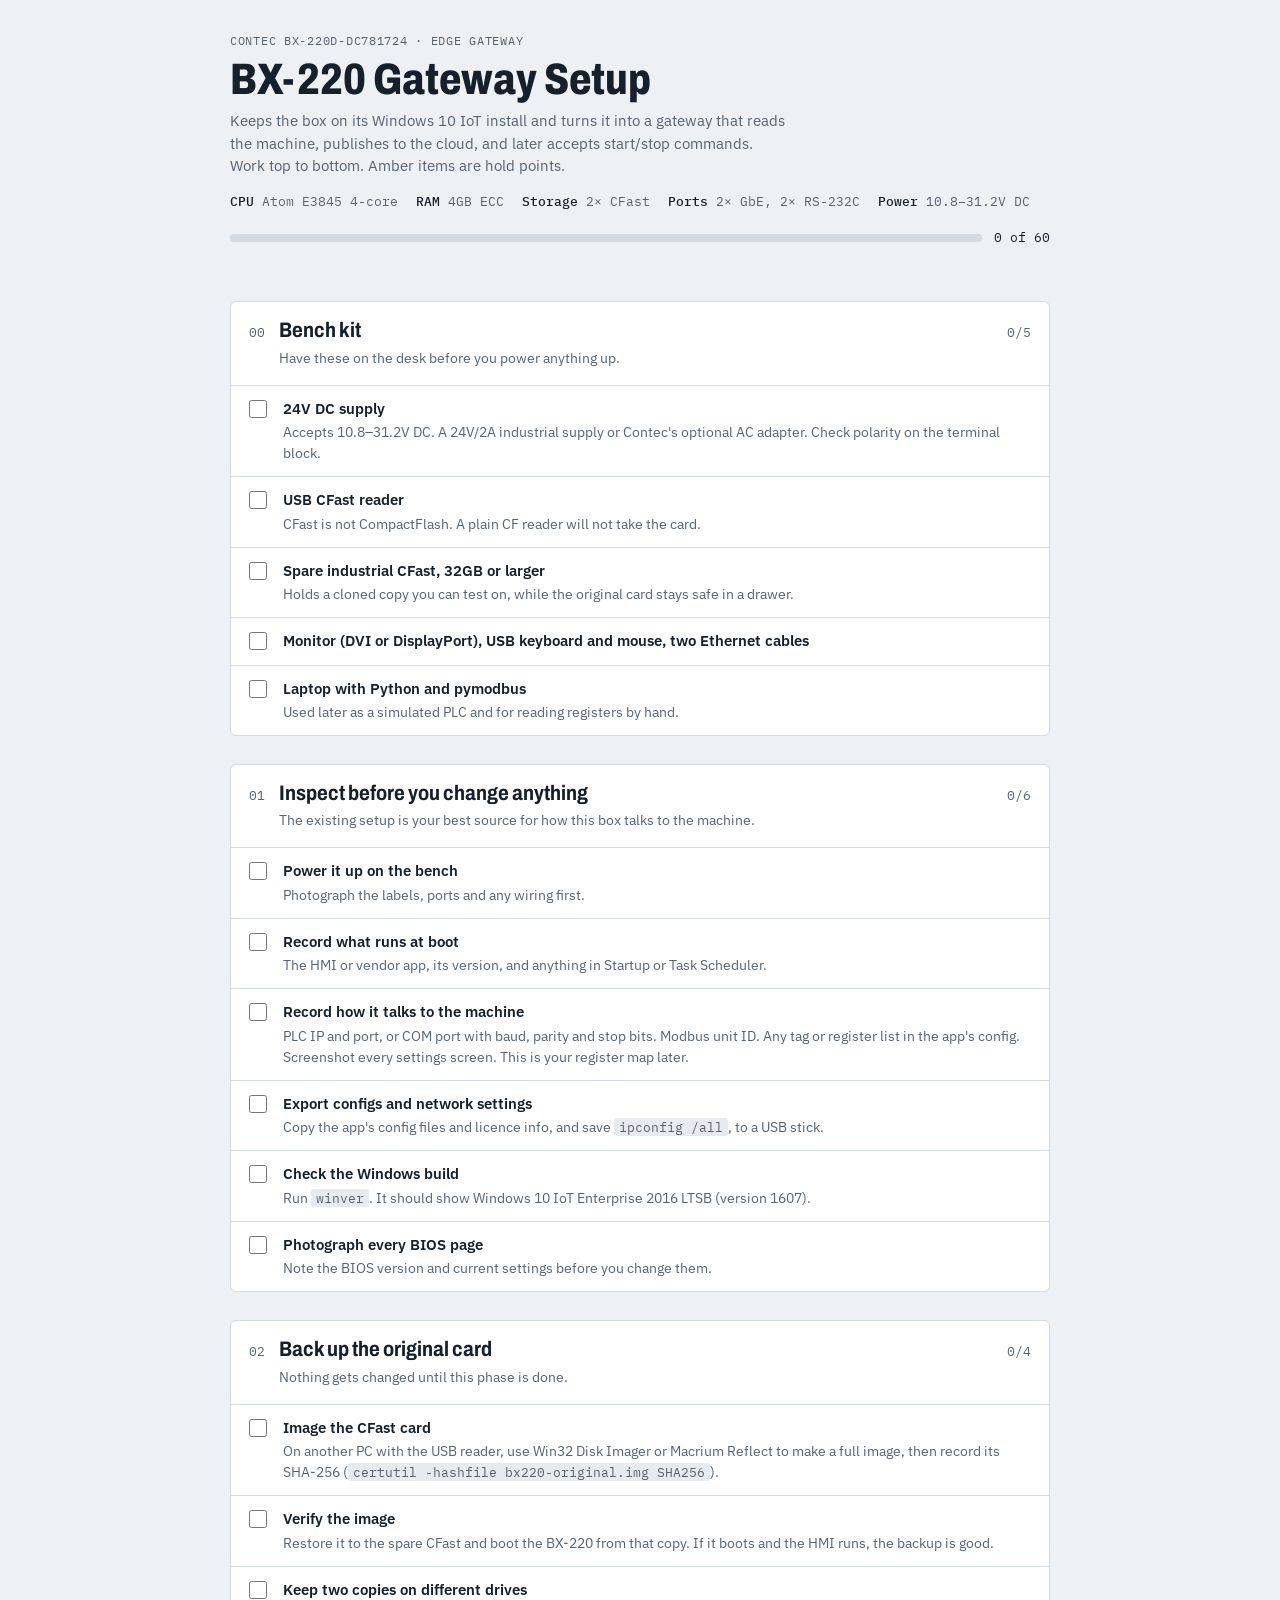
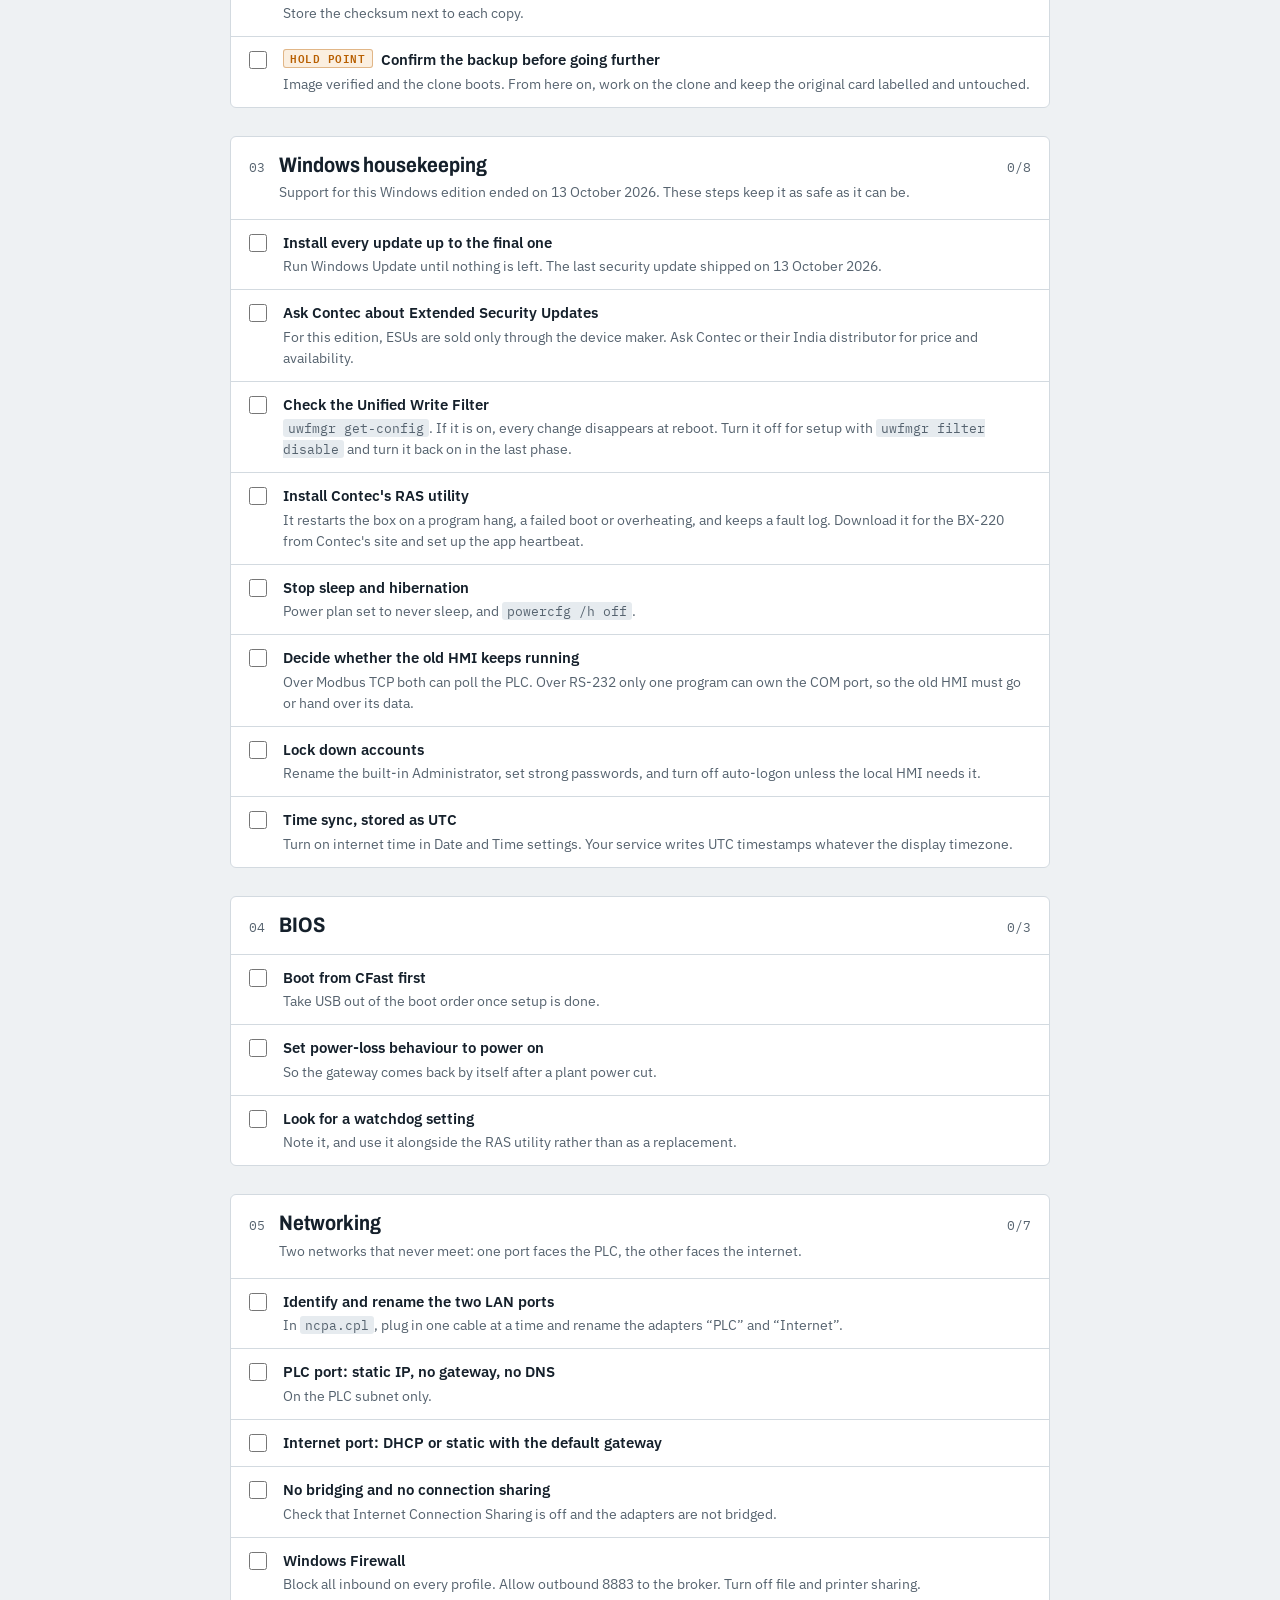
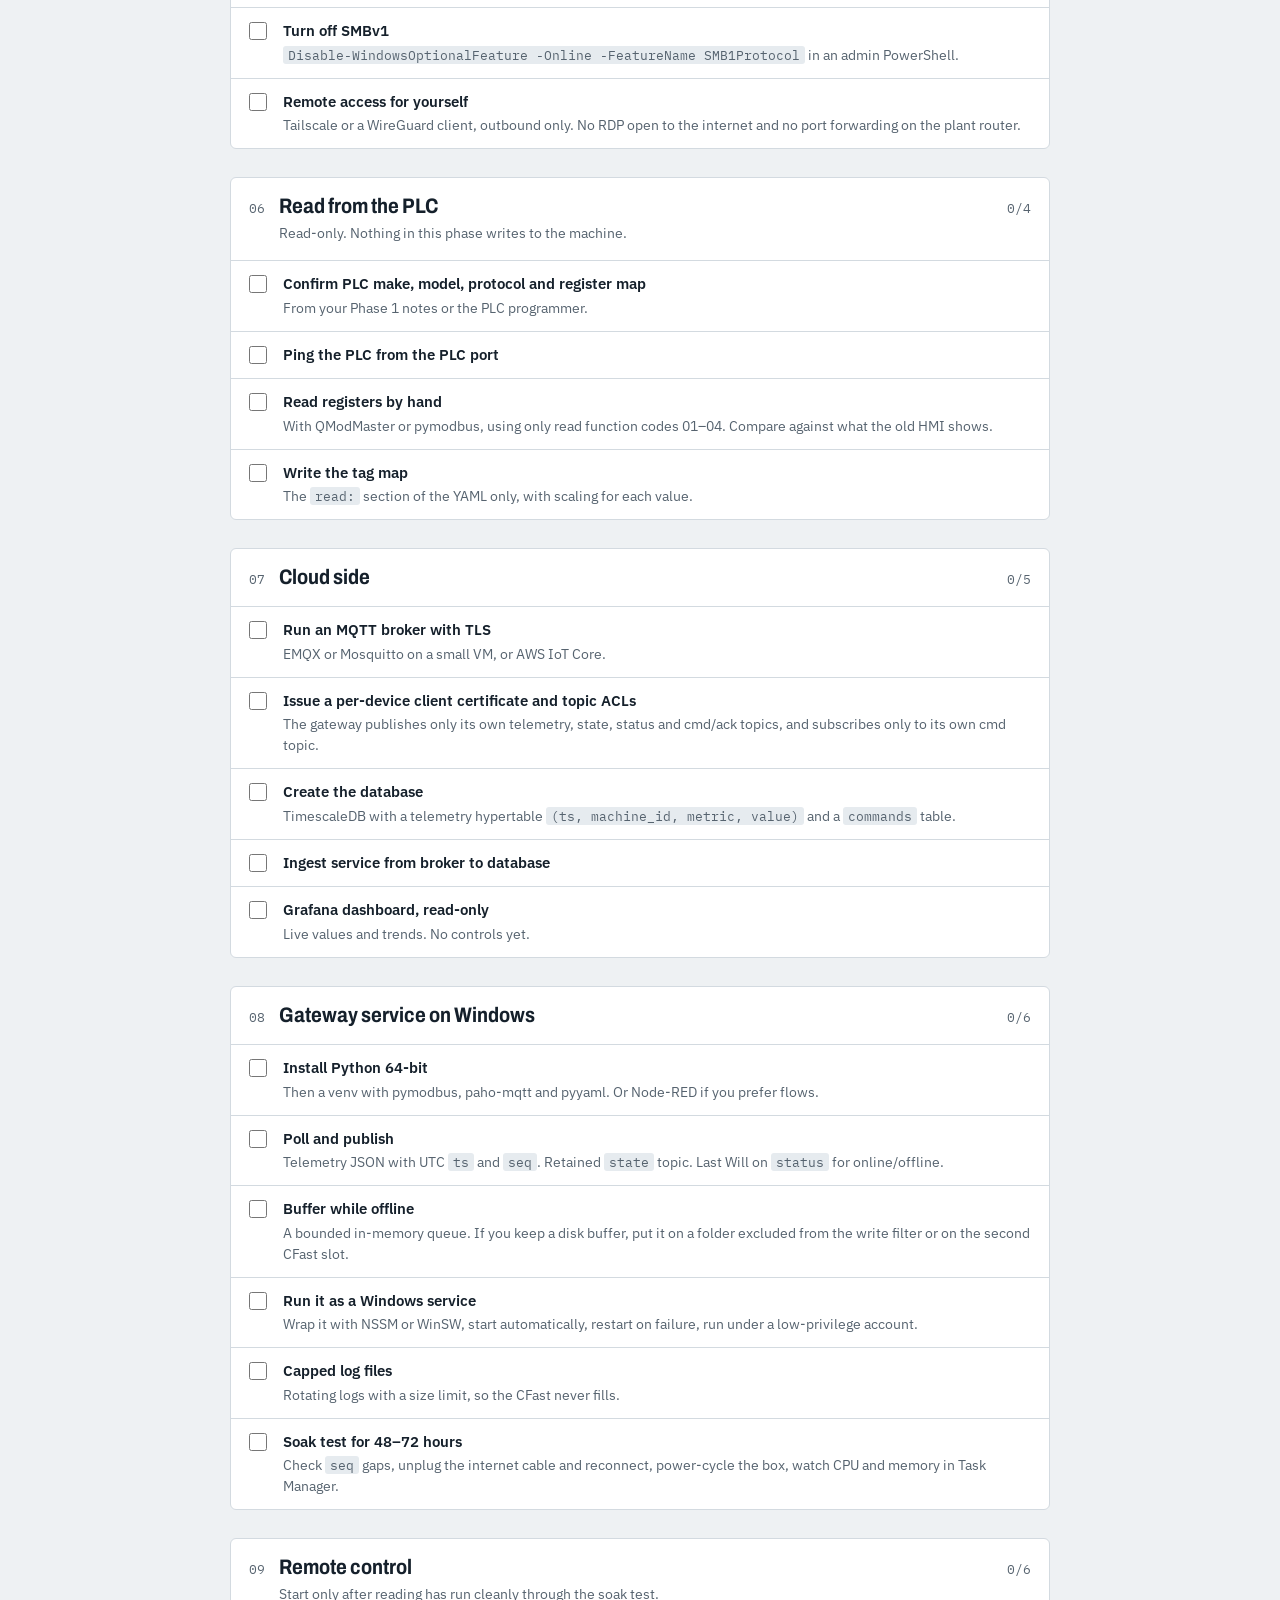
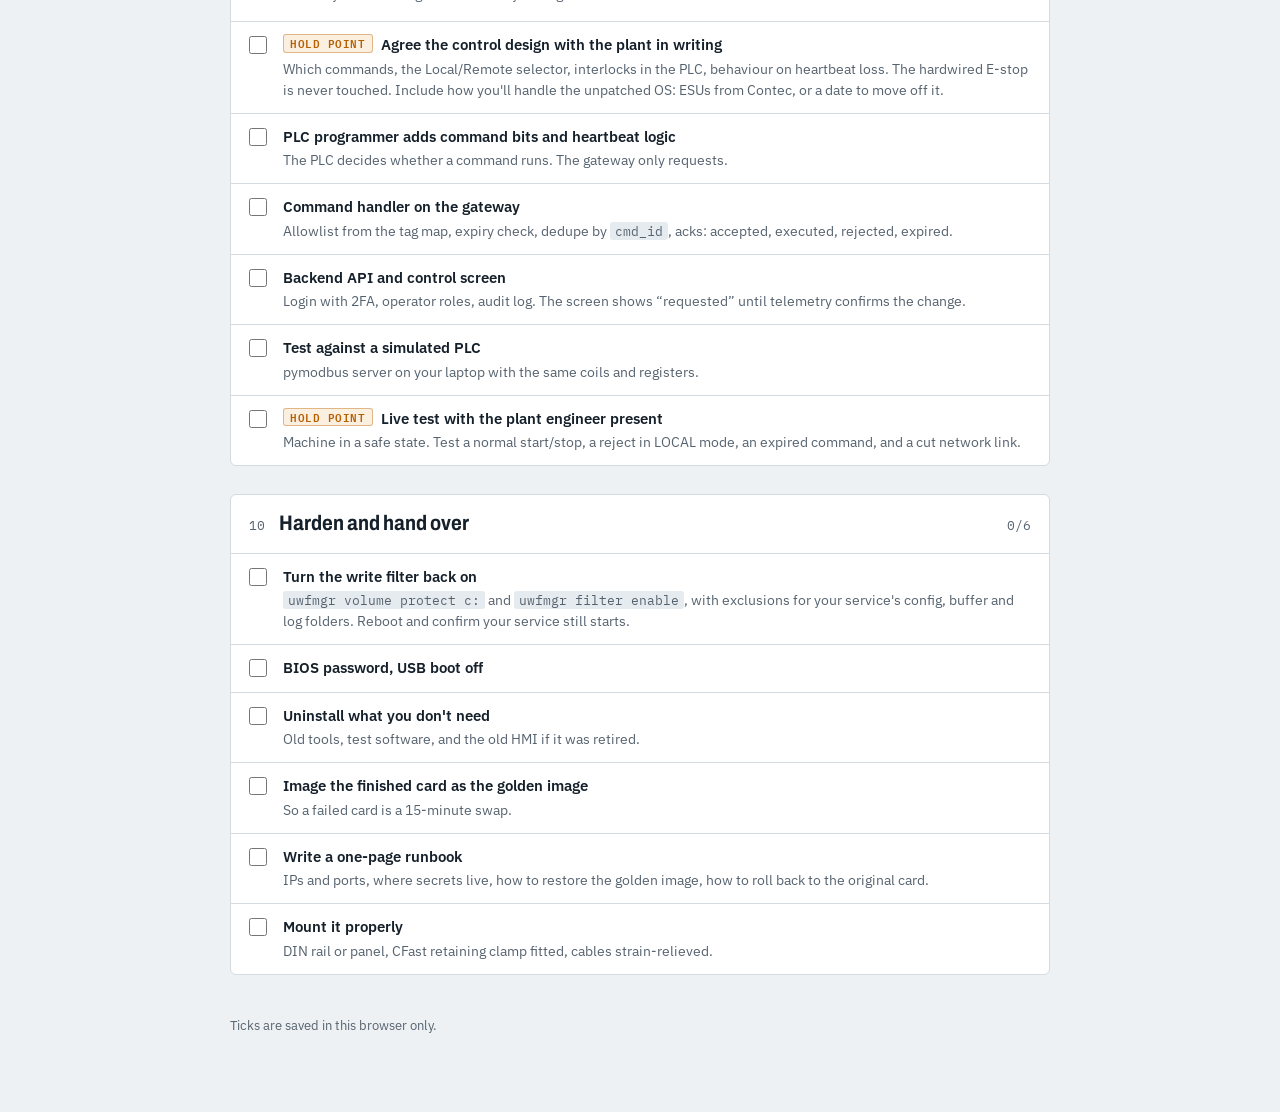
<file: docs/bx220-setup-checklist.html>
<!doctype html>
<html lang="en">
<head>
<meta charset="utf-8">
<meta name="viewport" content="width=device-width,initial-scale=1">
<title>BX-220 Gateway Setup</title>
<meta name="claude:viewport-fit-sides" content="cover">
<link rel="stylesheet" href="https://fonts.googleapis.com/css2?family=Archivo:wdth,wght@75..100,500..800&family=IBM+Plex+Mono:wght@400;500&family=IBM+Plex+Sans:wght@400;500;600&display=swap">
<style id="s">
/* Layout: one 820px work column; each phase is a numbered block of tick rows, hold points flagged in amber */
:root{
  --bg:#eef1f3; --panel:#ffffff; --ink:#15202b; --muted:#56636f; --line:#d3dae0;
  --accent:#b85f00; --accent-bg:#fbefe0; --done:#2b7a57; --code-bg:#e6ebef;
  --display:"Archivo","Arial Narrow",system-ui,sans-serif;
  --body:"IBM Plex Sans",system-ui,-apple-system,sans-serif;
  --mono:"IBM Plex Mono",ui-monospace,Menlo,Consolas,monospace;
}
@media (prefers-color-scheme:dark){:root:not([data-theme="light"]){
  --bg:#0f1418; --panel:#161e25; --ink:#e2e8ed; --muted:#93a0ab; --line:#28333d;
  --accent:#f0a540; --accent-bg:#33240f; --done:#5cc196; --code-bg:#1f2932; color-scheme:dark}}
:root[data-theme="dark"]{
  --bg:#0f1418; --panel:#161e25; --ink:#e2e8ed; --muted:#93a0ab; --line:#28333d;
  --accent:#f0a540; --accent-bg:#33240f; --done:#5cc196; --code-bg:#1f2932; color-scheme:dark}
body{background:var(--bg);color:var(--ink);font-family:var(--body);font-size:15px;line-height:1.5}
.wrap{max-width:820px;margin:0 auto;padding-block:32px 64px;
  padding-left:max(16px,env(safe-area-inset-left,0px));padding-right:max(16px,env(safe-area-inset-right,0px));
  display:flex;flex-direction:column;gap:28px}
.eyebrow{font-family:var(--mono);font-size:12px;letter-spacing:.06em;text-transform:uppercase;color:var(--muted)}
h1{font-family:var(--display);font-stretch:80%;font-weight:800;font-size:clamp(30px,6vw,44px);line-height:1.05;margin:6px 0 8px;text-wrap:balance}
.lede{color:var(--muted);max-width:62ch;margin:0}
.meter{display:flex;align-items:center;gap:12px;margin-top:18px}
.bar{flex:1;height:8px;background:var(--line);border-radius:4px;overflow:hidden}
.bar>i{display:block;height:100%;background:var(--done);transition:width .25s}
.count{font-family:var(--mono);font-size:13px;font-variant-numeric:tabular-nums;white-space:nowrap}
.status{font-size:13px;color:var(--muted);min-height:1.5em;margin-top:6px}
.specs{display:flex;flex-wrap:wrap;gap:6px 18px;font-family:var(--mono);font-size:12.5px;color:var(--muted);margin-top:14px}
.specs b{color:var(--ink);font-weight:500}
section{background:var(--panel);border:1px solid var(--line);border-radius:6px}
.ph{display:grid;grid-template-columns:auto 1fr auto;gap:4px 14px;align-items:baseline;padding:16px 18px;border-bottom:1px solid var(--line)}
.num{font-family:var(--mono);font-size:13px;color:var(--muted)}
.ph h2{font-family:var(--display);font-stretch:85%;font-weight:700;font-size:21px;margin:0;line-height:1.2}
.ph p{grid-column:2/4;margin:0;color:var(--muted);font-size:14px}
.ph .count{color:var(--muted)}
.ph.complete .count{color:var(--done)}
ul{list-style:none;margin:0;padding:0}
li{border-top:1px solid var(--line)}
li:first-child{border-top:0}
label{display:grid;grid-template-columns:22px 1fr;gap:12px;padding:12px 18px;cursor:pointer}
label:hover{background:color-mix(in srgb,var(--code-bg) 45%,transparent)}
input[type=checkbox]{width:18px;height:18px;margin:2px 0 0;accent-color:var(--done);cursor:pointer}
input:focus-visible{outline:2px solid var(--accent);outline-offset:2px}
.t{min-width:0}
.tt{font-weight:600}
.d{color:var(--muted);font-size:14px;margin-top:2px;overflow-wrap:anywhere}
li.done .tt{color:var(--muted);text-decoration:line-through;text-decoration-color:var(--line)}
.when{font-family:var(--mono);font-size:11.5px;color:var(--done);margin-left:6px;font-weight:400}
.hold{display:inline-block;font-family:var(--mono);font-size:11px;letter-spacing:.05em;text-transform:uppercase;
  color:var(--accent);background:var(--accent-bg);border:1px solid color-mix(in srgb,var(--accent) 40%,transparent);
  padding:0 6px;border-radius:3px;margin-right:8px;vertical-align:2px}
code{font-family:var(--mono);font-size:12.5px;background:var(--code-bg);padding:1px 5px;border-radius:3px;overflow-wrap:anywhere}
.foot{font-size:13px;color:var(--muted)}
@media (max-width:480px){.ph{grid-template-columns:auto 1fr}.ph .count{grid-column:2}.ph p{grid-column:1/3}label{padding:12px 14px}}
@media (prefers-reduced-motion:reduce){.bar>i{transition:none}}
</style>
</head>
<body style="margin:0">
<div id="root"></div>
<script type="application/json" id="state">{"done":{}}</script>
<script id="app">
(function(){
var PHASES=[
{t:"Bench kit",p:"Have these on the desk before you power anything up.",k:[
["24V DC supply","Accepts 10.8–31.2V DC. A 24V/2A industrial supply or Contec's optional AC adapter. Check polarity on the terminal block."],
["USB CFast reader","CFast is not CompactFlash. A plain CF reader will not take the card."],
["Spare industrial CFast, 32GB or larger","Holds a cloned copy you can test on, while the original card stays safe in a drawer."],
["Monitor (DVI or DisplayPort), USB keyboard and mouse, two Ethernet cables",""],
["Laptop with Python and pymodbus","Used later as a simulated PLC and for reading registers by hand."]]},
{t:"Inspect before you change anything",p:"The existing setup is your best source for how this box talks to the machine.",k:[
["Power it up on the bench","Photograph the labels, ports and any wiring first."],
["Record what runs at boot","The HMI or vendor app, its version, and anything in Startup or Task Scheduler."],
["Record how it talks to the machine","PLC IP and port, or COM port with baud, parity and stop bits. Modbus unit ID. Any tag or register list in the app's config. Screenshot every settings screen. This is your register map later."],
["Export configs and network settings","Copy the app's config files and licence info, and save `ipconfig /all`, to a USB stick."],
["Check the Windows build","Run `winver`. It should show Windows 10 IoT Enterprise 2016 LTSB (version 1607)."],
["Photograph every BIOS page","Note the BIOS version and current settings before you change them."]]},
{t:"Back up the original card",p:"Nothing gets changed until this phase is done.",k:[
["Image the CFast card","On another PC with the USB reader, use Win32 Disk Imager or Macrium Reflect to make a full image, then record its SHA-256 (`certutil -hashfile bx220-original.img SHA256`)."],
["Verify the image","Restore it to the spare CFast and boot the BX-220 from that copy. If it boots and the HMI runs, the backup is good."],
["Keep two copies on different drives","Store the checksum next to each copy."],
["!Confirm the backup before going further","Image verified and the clone boots. From here on, work on the clone and keep the original card labelled and untouched."]]},
{t:"Windows housekeeping",p:"Support for this Windows edition ended on 13 October 2026. These steps keep it as safe as it can be.",k:[
["Install every update up to the final one","Run Windows Update until nothing is left. The last security update shipped on 13 October 2026."],
["Ask Contec about Extended Security Updates","For this edition, ESUs are sold only through the device maker. Ask Contec or their India distributor for price and availability."],
["Check the Unified Write Filter","`uwfmgr get-config`. If it is on, every change disappears at reboot. Turn it off for setup with `uwfmgr filter disable` and turn it back on in the last phase."],
["Install Contec's RAS utility","It restarts the box on a program hang, a failed boot or overheating, and keeps a fault log. Download it for the BX-220 from Contec's site and set up the app heartbeat."],
["Stop sleep and hibernation","Power plan set to never sleep, and `powercfg /h off`."],
["Decide whether the old HMI keeps running","Over Modbus TCP both can poll the PLC. Over RS-232 only one program can own the COM port, so the old HMI must go or hand over its data."],
["Lock down accounts","Rename the built-in Administrator, set strong passwords, and turn off auto-logon unless the local HMI needs it."],
["Time sync, stored as UTC","Turn on internet time in Date and Time settings. Your service writes UTC timestamps whatever the display timezone."]]},
{t:"BIOS",p:"",k:[
["Boot from CFast first","Take USB out of the boot order once setup is done."],
["Set power-loss behaviour to power on","So the gateway comes back by itself after a plant power cut."],
["Look for a watchdog setting","Note it, and use it alongside the RAS utility rather than as a replacement."]]},
{t:"Networking",p:"Two networks that never meet: one port faces the PLC, the other faces the internet.",k:[
["Identify and rename the two LAN ports","In `ncpa.cpl`, plug in one cable at a time and rename the adapters “PLC” and “Internet”."],
["PLC port: static IP, no gateway, no DNS","On the PLC subnet only."],
["Internet port: DHCP or static with the default gateway",""],
["No bridging and no connection sharing","Check that Internet Connection Sharing is off and the adapters are not bridged."],
["Windows Firewall","Block all inbound on every profile. Allow outbound 8883 to the broker. Turn off file and printer sharing."],
["Turn off SMBv1","`Disable-WindowsOptionalFeature -Online -FeatureName SMB1Protocol` in an admin PowerShell."],
["Remote access for yourself","Tailscale or a WireGuard client, outbound only. No RDP open to the internet and no port forwarding on the plant router."]]},
{t:"Read from the PLC",p:"Read-only. Nothing in this phase writes to the machine.",k:[
["Confirm PLC make, model, protocol and register map","From your Phase 1 notes or the PLC programmer."],
["Ping the PLC from the PLC port",""],
["Read registers by hand","With QModMaster or pymodbus, using only read function codes 01–04. Compare against what the old HMI shows."],
["Write the tag map","The `read:` section of the YAML only, with scaling for each value."]]},
{t:"Cloud side",p:"",k:[
["Run an MQTT broker with TLS","EMQX or Mosquitto on a small VM, or AWS IoT Core."],
["Issue a per-device client certificate and topic ACLs","The gateway publishes only its own telemetry, state, status and cmd/ack topics, and subscribes only to its own cmd topic."],
["Create the database","TimescaleDB with a telemetry hypertable `(ts, machine_id, metric, value)` and a `commands` table."],
["Ingest service from broker to database",""],
["Grafana dashboard, read-only","Live values and trends. No controls yet."]]},
{t:"Gateway service on Windows",p:"",k:[
["Install Python 64-bit","Then a venv with pymodbus, paho-mqtt and pyyaml. Or Node-RED if you prefer flows."],
["Poll and publish","Telemetry JSON with UTC `ts` and `seq`. Retained `state` topic. Last Will on `status` for online/offline."],
["Buffer while offline","A bounded in-memory queue. If you keep a disk buffer, put it on a folder excluded from the write filter or on the second CFast slot."],
["Run it as a Windows service","Wrap it with NSSM or WinSW, start automatically, restart on failure, run under a low-privilege account."],
["Capped log files","Rotating logs with a size limit, so the CFast never fills."],
["Soak test for 48–72 hours","Check `seq` gaps, unplug the internet cable and reconnect, power-cycle the box, watch CPU and memory in Task Manager."]]},
{t:"Remote control",p:"Start only after reading has run cleanly through the soak test.",k:[
["!Agree the control design with the plant in writing","Which commands, the Local/Remote selector, interlocks in the PLC, behaviour on heartbeat loss. The hardwired E-stop is never touched. Include how you'll handle the unpatched OS: ESUs from Contec, or a date to move off it."],
["PLC programmer adds command bits and heartbeat logic","The PLC decides whether a command runs. The gateway only requests."],
["Command handler on the gateway","Allowlist from the tag map, expiry check, dedupe by `cmd_id`, acks: accepted, executed, rejected, expired."],
["Backend API and control screen","Login with 2FA, operator roles, audit log. The screen shows “requested” until telemetry confirms the change."],
["Test against a simulated PLC","pymodbus server on your laptop with the same coils and registers."],
["!Live test with the plant engineer present","Machine in a safe state. Test a normal start/stop, a reject in LOCAL mode, an expired command, and a cut network link."]]},
{t:"Harden and hand over",p:"",k:[
["Turn the write filter back on","`uwfmgr volume protect c:` and `uwfmgr filter enable`, with exclusions for your service's config, buffer and log folders. Reboot and confirm your service still starts."],
["BIOS password, USB boot off",""],
["Uninstall what you don't need","Old tools, test software, and the old HMI if it was retired."],
["Image the finished card as the golden image","So a failed card is a 15-minute swap."],
["Write a one-page runbook","IPs and ports, where secrets live, how to restore the golden image, how to roll back to the original card."],
["Mount it properly","DIN rail or panel, CFast retaining clamp fitted, cables strain-relieved."]]}
];
var KEY="bx220-setup-local";
var state;try{state=JSON.parse(document.getElementById("state").textContent)}catch(e){state={done:{}}}
if(!state.done)state.done={};
var art=null,mode="loading",timer=null;
function esc(s){return s.replace(/[&<>"]/g,function(c){return{"&":"&amp;","<":"&lt;",">":"&gt;",'"':"&quot;"}[c]})}
function fmt(s){return esc(s).replace(/`([^`]+)`/g,"<code>$1</code>")}
function fmtDate(iso){try{return new Date(iso).toLocaleDateString(undefined,{day:"numeric",month:"short"})}catch(e){return""}}
var total=0;PHASES.forEach(function(p){total+=p.k.length});
function render(){
  var done=Object.keys(state.done).length,h="";
  h+='<header><div class="eyebrow">Contec BX-220D-DC781724 · edge gateway</div><h1>BX-220 Gateway Setup</h1>';
  h+='<p class="lede">Keeps the box on its Windows 10 IoT install and turns it into a gateway that reads the machine, publishes to the cloud, and later accepts start/stop commands. Work top to bottom. Amber items are hold points.</p>';
  h+='<div class="specs"><span><b>CPU</b> Atom E3845 4-core</span><span><b>RAM</b> 4GB ECC</span><span><b>Storage</b> 2× CFast</span><span><b>Ports</b> 2× GbE, 2× RS-232C</span><span><b>Power</b> 10.8–31.2V DC</span></div>';
  h+='<div class="meter"><div class="bar"><i style="width:'+(done/total*100).toFixed(1)+'%"></i></div><span class="count">'+done+' of '+total+'</span></div>';
  h+='<div class="status" id="status" aria-live="polite"></div></header>';
  PHASES.forEach(function(p,pi){
    var n=0;p.k.forEach(function(_,ki){if(state.done[pi+"-"+ki])n++});
    var num=pi===0?"00":String(pi).padStart(2,"0");
    h+='<section><div class="ph'+(n===p.k.length?" complete":"")+'"><span class="num">'+num+'</span><h2>'+esc(p.t)+'</h2><span class="count">'+n+'/'+p.k.length+'</span>'+(p.p?'<p>'+esc(p.p)+'</p>':'')+'</div><ul>';
    p.k.forEach(function(k,ki){
      var id=pi+"-"+ki,d=state.done[id],title=k[0],hold=false;
      if(title.charAt(0)==="!"){hold=true;title=title.slice(1)}
      h+='<li class="'+(d?"done":"")+'"><label for="c'+id+'"><input type="checkbox" id="c'+id+'" data-id="'+id+'"'+(d?" checked":"")+'><span class="t"><span class="tt">'+(hold?'<span class="hold">Hold point</span>':'')+esc(title)+(d?'<span class="when">'+fmtDate(d)+'</span>':'')+'</span>'+(k[1]?'<div class="d">'+fmt(k[1])+'</div>':'')+'</span></label></li>';
    });
    h+='</ul></section>';
  });
  h+='<p class="foot">'+(mode==="shared"?"Ticks save to this page for everyone who opens it.":mode==="local"?"Ticks are saved in this browser only.":"")+'</p>';
  var root=document.getElementById("root"),y=window.scrollY,f=document.activeElement&&document.activeElement.id;
  root.innerHTML='<div class="wrap">'+h+'</div>';
  if(f){var el=document.getElementById(f);if(el)el.focus({preventScroll:true})}
  window.scrollTo(0,y);
}
function setStatus(t){var s=document.getElementById("status");if(s)s.textContent=t}
function buildDoc(){
  var c="<"+"/",sc="script>";
  var json=JSON.stringify(state).replace(/</g,"\\u003c");
  var link=document.querySelector('link[rel="stylesheet"]');
  return '<!doctype html><html><head><meta charset=utf8><meta name=viewport content="width=device-width,initial-scale=1,viewport-fit=cover"><style>:root{color-scheme:light;padding-top:env(safe-area-inset-top,0px);padding-bottom:env(safe-area-inset-bottom,0px)}body{margin:0;font:14px system-ui,-apple-system,sans-serif}img{max-width:100%}[hidden]{display:none!important}</style></head><body>'
   +'<title>BX-220 Gateway Setup'+c+'title>\n<meta name="claude:viewport-fit-sides" content="cover">\n'
   +(link?link.outerHTML:"")+'\n<style id="s">'+document.getElementById("s").textContent+c+'style>\n<div id="root">'+c+'div>\n'
   +'<script type="application/json" id="state">'+json+c+sc+'\n<script id="app">'+document.getElementById("app").textContent+c+sc+'\n</body></html>';
}
function save(){
  if(mode==="local"){try{localStorage.setItem(KEY,JSON.stringify(state))}catch(e){}return}
  if(mode!=="shared")return;
  clearTimeout(timer);setStatus("Saving shortly…");
  timer=setTimeout(function(){
    setStatus("Saving…");
    art.publish(buildDoc()).then(function(){setStatus("Saved")}).catch(function(e){
      var code=e&&e.code;
      if(code==="conflict"){setStatus("Someone else saved at the same time. Reloading their version.")}
      else if(code==="not_granted"||code==="not_writer"){mode="local";setStatus("You can't save to this page. Ticks are kept in this browser only.");save();render()}
      else setStatus("Couldn't save. Your ticks are still on screen; tick again to retry.")
    });
  },2500);
}
document.addEventListener("change",function(e){
  var id=e.target&&e.target.getAttribute("data-id");if(!id)return;
  if(e.target.checked)state.done[id]=new Date().toISOString();else delete state.done[id];
  render();save();
});
render();
var go=function(){
  var p=window.claude&&window.claude.use?window.claude.use("artifact"):Promise.resolve(null);
  p.then(function(a){
    if(a){art=a;mode="shared"}else{
      mode="local";
      try{var s=JSON.parse(localStorage.getItem(KEY)||"null");if(s&&s.done){state=s}}catch(e){}
    }
    render();
  }).catch(function(){mode="local";render()});
};
go();
})();
</script>

</body>
</html>
</file>
